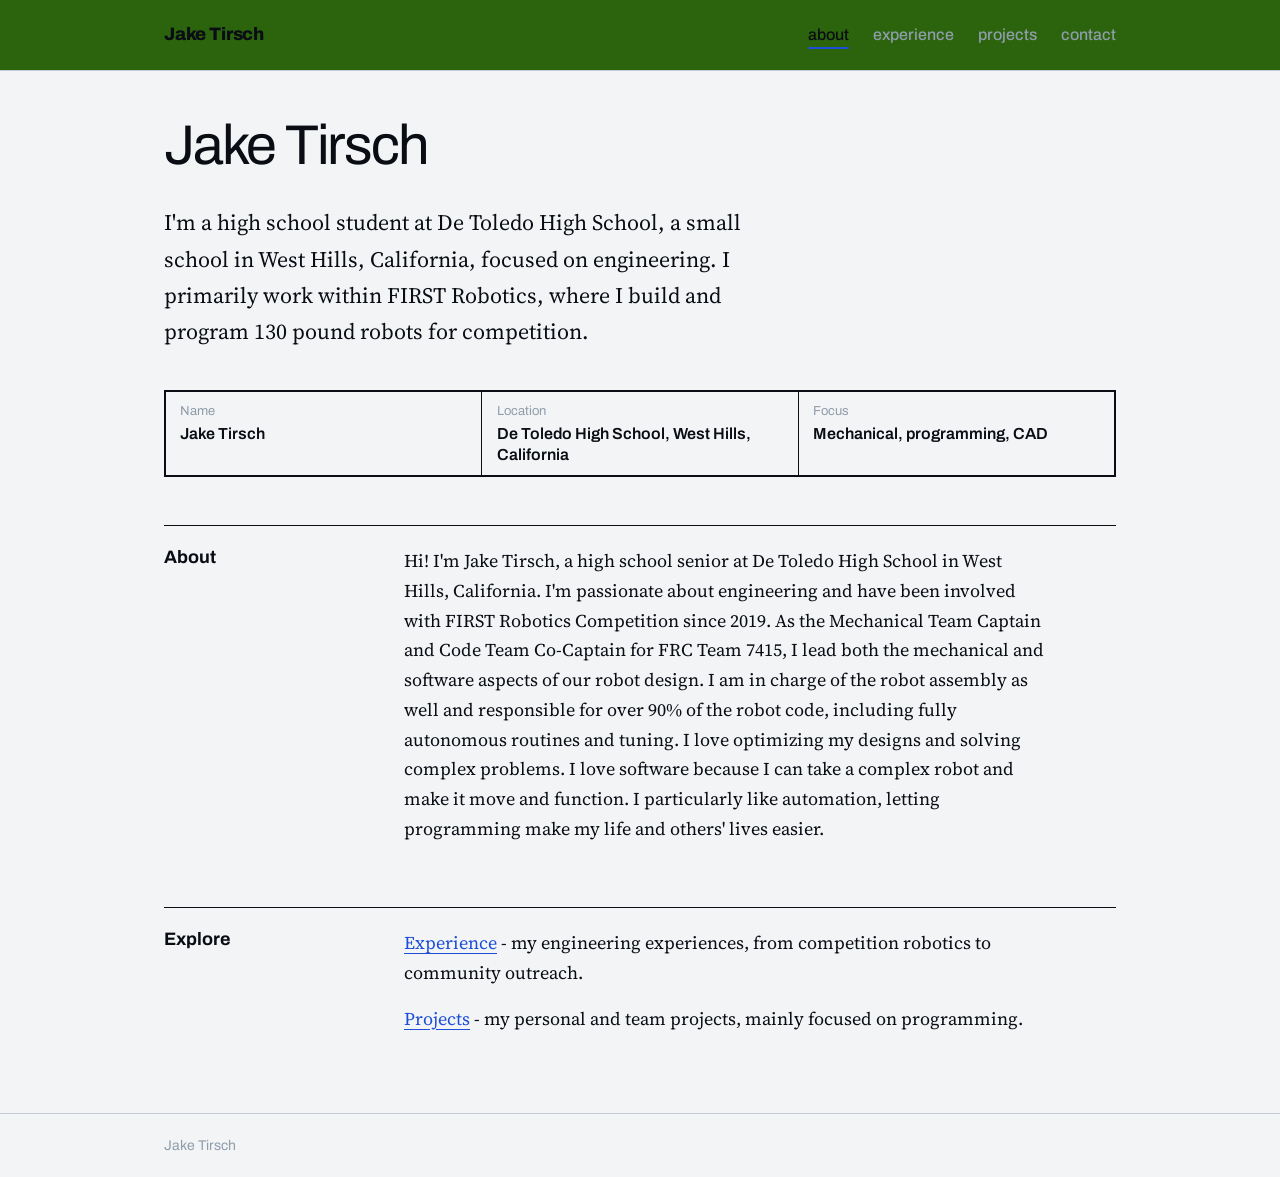
<file: index.html>
<!DOCTYPE html>
<html lang="en">
<head>
  <meta charset="UTF-8">
  <meta name="viewport" content="width=device-width, initial-scale=1.0">
  <title>Jake Tirsch | Robotics, Mechanical Design &amp; Programming</title>
  <meta name="description" content="Jake Tirsch is Mechanical Team Captain and Code Team Co-Captain of FRC Team 7415. Robot design, programming, and CAD.">
  <meta name="theme-color" content="#1D4ED8">
  <link rel="preconnect" href="https://fonts.googleapis.com">
  <link rel="preconnect" href="https://fonts.gstatic.com" crossorigin>
  <link href="https://fonts.googleapis.com/css2?family=Archivo:wght@500;700;800&family=Source+Serif+4:ital,wght@0,400;0,600;1,400&display=swap" rel="stylesheet">
  <link rel="stylesheet" href="style.css">
</head>
<body>
  <header class="site-header">
    <div class="wrap">
      <a class="brand" href="index.html">Jake Tirsch</a>
      <nav class="site-nav" aria-label="Main">
        <ul>
          <li><a href="index.html" aria-current="page">about</a></li>
          <li><a href="experience.html">experience</a></li>
          <li><a href="projects.html">projects</a></li>
          <li><a href="contact.html">contact</a></li>
        </ul>
      </nav>
    </div>
  </header>

  <main>
    <div class="wrap">
      <div class="measure">
        <h1 class="hero-name">Jake Tirsch</h1>
      </div>

      <p class="intro">I'm a high school student at De Toledo High School, a small school in West Hills, California, focused on engineering. I primarily work within FIRST Robotics, where I build and program 130 pound robots for competition.</p>

      <dl class="titleblock">
        <div><dt>Name</dt><dd>Jake Tirsch</dd></div>
        <div><dt>Location</dt><dd>De Toledo High School, West Hills, California</dd></div>
        <div><dt>Focus</dt><dd>Mechanical, programming, CAD</dd></div>
      </dl>

      <section class="row" aria-labelledby="about-h">
        <h2 id="about-h">About</h2>
        <div class="row-body">
          <p>Hi! I'm Jake Tirsch, a high school senior at De Toledo High School in West Hills, California. I'm passionate about engineering and have been involved with FIRST Robotics Competition since 2019. As the Mechanical Team Captain and Code Team Co-Captain for FRC Team 7415, I lead both the mechanical and software aspects of our robot design. I am in charge of the robot assembly as well and responsible for over 90% of the robot code, including fully autonomous routines and tuning. I love optimizing my designs and solving complex problems. I love software because I can take a complex robot and make it move and function. I particularly like automation, letting programming make my life and others' lives easier.</p>
        </div>
      </section>

      <section class="row" aria-labelledby="explore-h">
        <h2 id="explore-h">Explore</h2>
        <div class="row-body">
          <p><a href="experience.html">Experience</a> - my engineering experiences, from competition robotics to community outreach.</p>
          <p><a href="projects.html">Projects</a> - my personal and team projects, mainly focused on programming.</p>
        </div>
      </section>
    </div>
  </main>

  <footer class="site-footer">
    <div class="wrap">Jake Tirsch</div>
  </footer>
</body>
</html>
</file>
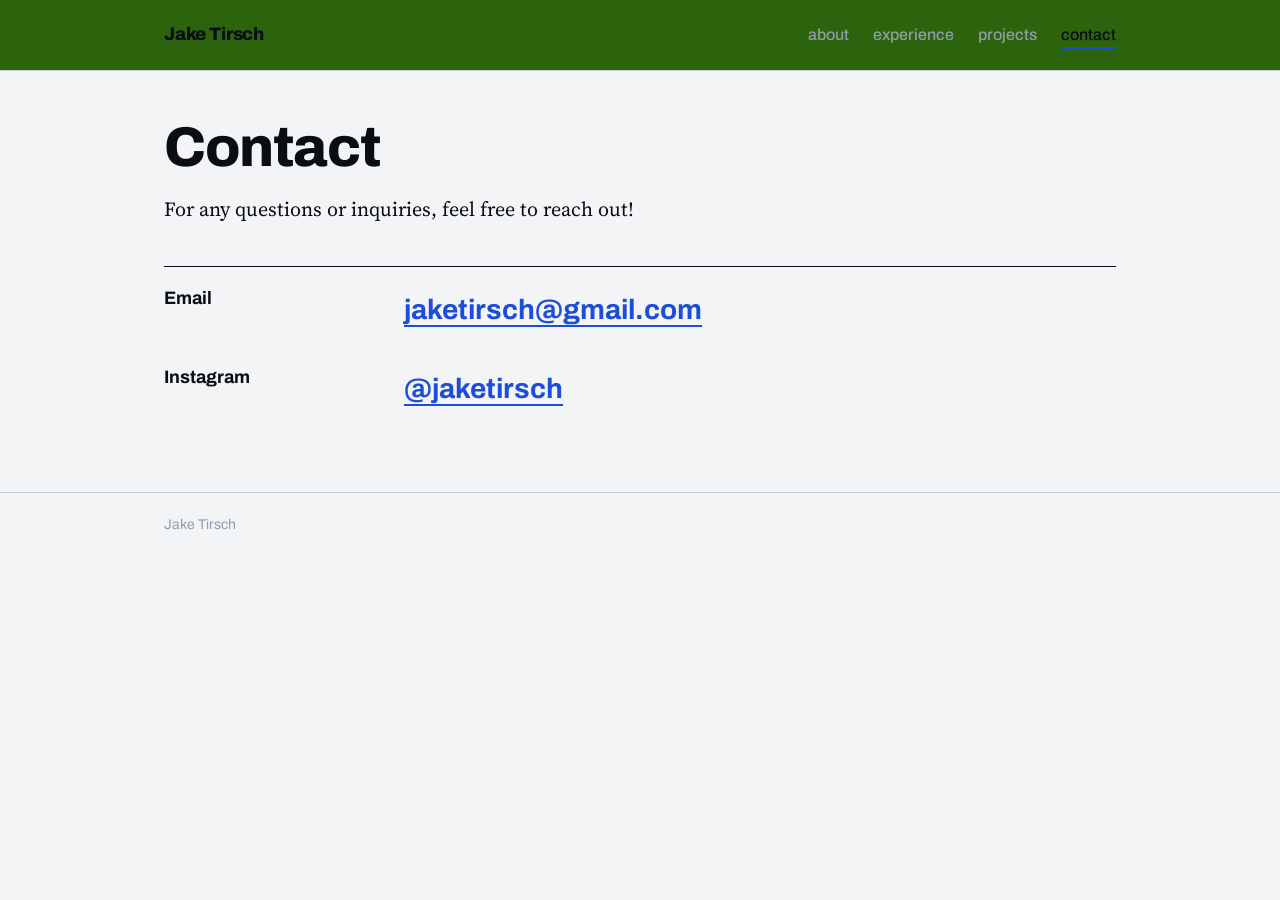
<file: contact.html>
<!DOCTYPE html>
<html lang="en">
<head>
  <meta charset="UTF-8">
  <meta name="viewport" content="width=device-width, initial-scale=1.0">
  <title>Contact | Jake Tirsch</title>
  <meta name="description" content="Contact Jake Tirsch about FRC Team 7415, mentoring, or robotics projects.">
  <meta name="theme-color" content="#1D4ED8">
  <link rel="preconnect" href="https://fonts.googleapis.com">
  <link rel="preconnect" href="https://fonts.gstatic.com" crossorigin>
  <link href="https://fonts.googleapis.com/css2?family=Archivo:wght@500;700;800&family=Source+Serif+4:ital,wght@0,400;0,600;1,400&display=swap" rel="stylesheet">
  <link rel="stylesheet" href="style.css">
</head>
<body>
  <header class="site-header">
    <div class="wrap">
      <a class="brand" href="index.html">Jake Tirsch</a>
      <nav class="site-nav" aria-label="Main">
        <ul>
          <li><a href="index.html">about</a></li>
          <li><a href="experience.html">experience</a></li>
          <li><a href="projects.html">projects</a></li>
          <li><a href="contact.html" aria-current="page">contact</a></li>
        </ul>
      </nav>
    </div>
  </header>

  <main>
    <div class="wrap">
      <div class="page-head">
        <h1 class="page-title">Contact</h1>
        <p class="lede">For any questions or inquiries, feel free to reach out!</p>
      </div>

      <section class="row" aria-labelledby="email-h">
        <h2 id="email-h">Email</h2>
        <div class="row-body">
          <p><a class="email" href="mailto:jaketirsch@gmail.com">jaketirsch@gmail.com
          </a></p>
        </div>
        <h2 id="instagram-h">Instagram</h2>
        <div class="row-body">
          <p><a class="email" href="https://www.instagram.com/jaketirsch" target="_blank" rel="noopener noreferrer">@jaketirsch</a></p>
        </div>
      </section>
      
    </div>
  </main>

  <footer class="site-footer">
    <div class="wrap">Jake Tirsch</div>
  </footer>
</body>
</html>
</file>
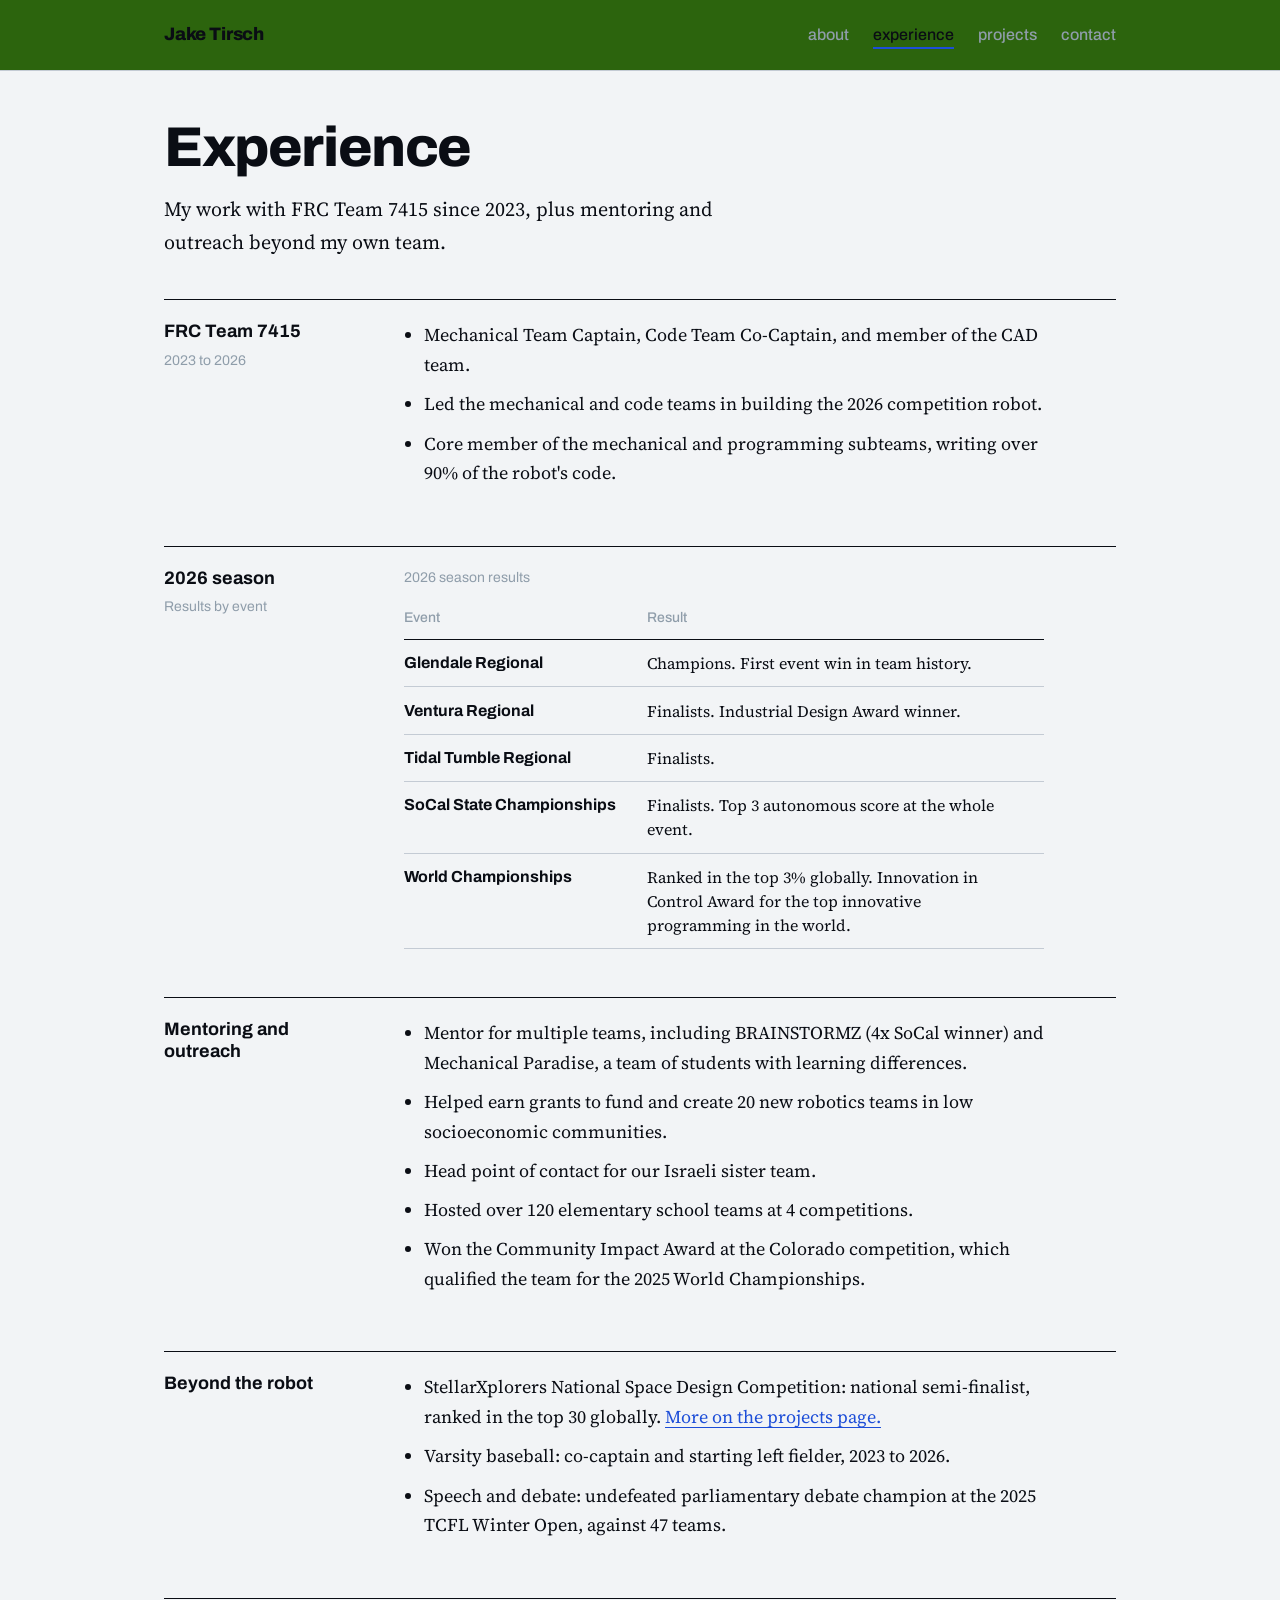
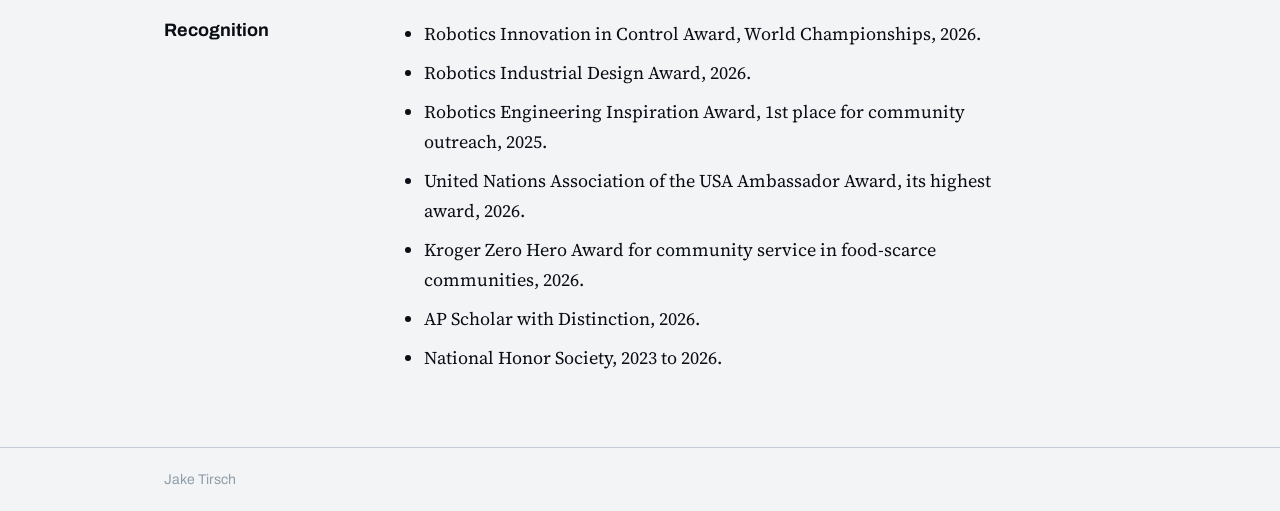
<file: experience.html>
<!DOCTYPE html>
<html lang="en">
<head>
  <meta charset="UTF-8">
  <meta name="viewport" content="width=device-width, initial-scale=1.0">
  <title>Experience | Jake Tirsch</title>
  <meta name="description" content="Robotics experience of Jake Tirsch: FRC Team 7415 leadership, 2026 season results, mentoring, and outreach.">
  <meta name="theme-color" content="#1D4ED8">
  <link rel="preconnect" href="https://fonts.googleapis.com">
  <link rel="preconnect" href="https://fonts.gstatic.com" crossorigin>
  <link href="https://fonts.googleapis.com/css2?family=Archivo:wght@500;700;800&family=Source+Serif+4:ital,wght@0,400;0,600;1,400&display=swap" rel="stylesheet">
  <link rel="stylesheet" href="style.css">
</head>
<body>
  <header class="site-header">
    <div class="wrap">
      <a class="brand" href="index.html">Jake Tirsch</a>
      <nav class="site-nav" aria-label="Main">
        <ul>
          <li><a href="index.html">about</a></li>
          <li><a href="experience.html" aria-current="page">experience</a></li>
          <li><a href="projects.html">projects</a></li>
          <li><a href="contact.html">contact</a></li>
        </ul>
      </nav>
    </div>
  </header>

  <main>
    <div class="wrap">
      <div class="page-head">
        <h1 class="page-title">Experience</h1>
        <p class="lede">My work with FRC Team 7415 since 2023, plus mentoring and outreach beyond my own team.</p>
      </div>

      <section class="row" aria-labelledby="frc-h">
        <div>
          <h2 id="frc-h">FRC Team 7415</h2>
          <p class="meta">2023 to 2026</p>
        </div>
        <div class="row-body">
          <ul>
            <li>Mechanical Team Captain, Code Team Co-Captain, and member of the CAD team.</li>
            <li>Led the mechanical and code teams in building the 2026 competition robot.</li>
            <li>Core member of the mechanical and programming subteams, writing over 90% of the robot's code.</li>
          </ul>
        </div>
      </section>

      <section class="row" aria-labelledby="season-h">
        <div>
          <h2 id="season-h">2026 season</h2>
          <p class="meta">Results by event</p>
        </div>
        <div class="row-body">
          <table>
            <caption>2026 season results</caption>
            <thead>
              <tr><th scope="col">Event</th><th scope="col">Result</th></tr>
            </thead>
            <tbody>
              <tr><th scope="row">Glendale Regional</th><td>Champions. First event win in team history.</td></tr>
              <tr><th scope="row">Ventura Regional</th><td>Finalists. Industrial Design Award winner.</td></tr>
              <tr><th scope="row">Tidal Tumble Regional</th><td>Finalists.</td></tr>
              <tr><th scope="row">SoCal State Championships</th><td>Finalists. Top 3 autonomous score at the whole event.</td></tr>
              <tr><th scope="row">World Championships</th><td>Ranked in the top 3% globally. Innovation in Control Award for the top innovative programming in the world.</td></tr>
            </tbody>
          </table>
        </div>
      </section>

      <section class="row" aria-labelledby="mentor-h">
        <div>
          <h2 id="mentor-h">Mentoring and outreach</h2>
        </div>
        <div class="row-body">
          <ul>
            <li>Mentor for multiple teams, including BRAINSTORMZ (4x SoCal winner) and Mechanical Paradise, a team of students with learning differences.</li>
            <li>Helped earn grants to fund and create 20 new robotics teams in low socioeconomic communities.</li>
            <li>Head point of contact for our Israeli sister team.</li>
            <li>Hosted over 120 elementary school teams at 4 competitions.</li>
            <li>Won the Community Impact Award at the Colorado competition, which qualified the team for the 2025 World Championships.</li>
          </ul>
        </div>
      </section>

      <section class="row" aria-labelledby="beyond-h">
        <div>
          <h2 id="beyond-h">Beyond the robot</h2>
        </div>
        <div class="row-body">
          <ul>
            <li>StellarXplorers National Space Design Competition: national semi-finalist, ranked in the top 30 globally. <a href="projects.html">More on the projects page.</a></li>
            <li>Varsity baseball: co-captain and starting left fielder, 2023 to 2026.</li>
            <li>Speech and debate: undefeated parliamentary debate champion at the 2025 TCFL Winter Open, against 47 teams.</li>
          </ul>
        </div>
      </section>

      <section class="row" aria-labelledby="awards-h">
        <div>
          <h2 id="awards-h">Recognition</h2>
        </div>
        <div class="row-body">
          <ul>
            <li>Robotics Innovation in Control Award, World Championships, 2026.</li>
            <li>Robotics Industrial Design Award, 2026.</li>
            <li>Robotics Engineering Inspiration Award, 1st place for community outreach, 2025.</li>
            <li>United Nations Association of the USA Ambassador Award, its highest award, 2026.</li>
            <li>Kroger Zero Hero Award for community service in food-scarce communities, 2026.</li>
            <li>AP Scholar with Distinction, 2026.</li>
            <li>National Honor Society, 2023 to 2026.</li>
          </ul>
        </div>
      </section>
    </div>
  </main>

  <footer class="site-footer">
    <div class="wrap">Jake Tirsch</div>
  </footer>
</body>
</html>
</file>
<file: style.css>
:root {
  --paper: #F2F4F6;
  --ink: #0a0d14;
  --steel: #8f9daa;
  --rule: #C4CBD4;
  --blue: #1D4ED8;
  --darkgreen: #2c640d;
  --sans: "Archivo", "Helvetica Neue", Arial, sans-serif;
  --serif: "Source Serif 4", Georgia, "Times New Roman", serif;
}

*, *::before, *::after { box-sizing: border-box; }

html { -webkit-text-size-adjust: 100%; }

body {
  margin: 0;
  background: var(--paper);
  color: var(--ink);
  font-family: var(--serif);
  font-size: 1.125rem;
  line-height: 1.65;
}

.wrap {
  max-width: 62rem;
  margin: 0 auto;
  padding: 0 1.25rem;
}

a { color: var(--blue); text-underline-offset: 0.2em; }
a:focus-visible {
  outline: 3px solid var(--blue);
  outline-offset: 3px;
  border-radius: 2px;
}

/* Header and navigation */
.site-header { border-bottom: 1px solid var(--rule); }
.site-header .wrap {
  display: flex;
  flex-wrap: wrap;
  align-items: baseline;
  justify-content: space-between;
  gap: 0.5rem 2rem;
  padding-top: 1.25rem;
  padding-bottom: 1.25rem;
}
.site-header {
  background: var(--darkgreen);
  border-bottom: 1px solid var(--rule);
}
.brand {
  font-family: var(--sans);
  font-weight: 800;
  font-size: 1.125rem;
  letter-spacing: -0.01em;
  color: var(--ink);
  text-decoration: none;
}
.site-nav ul {
  display: flex;
  flex-wrap: wrap;
  gap: 0.25rem 1.5rem;
  list-style: none;
  margin: 0;
  padding: 0;
  font-family: var(--sans);
  font-weight: 500;
  font-size: 1rem;
}
.site-nav a {
  color: var(--steel);
  text-decoration: none;
  padding: 0.25rem 0;
  border-bottom: 2px solid transparent;
}
.site-nav a:hover { color: var(--ink); }
.site-nav a[aria-current="page"] {
  color: var(--ink);
  border-bottom-color: var(--blue);
}

main { padding: 3rem 0 4rem; }

/* Headings */
h1, h2, h3 { font-family: var(--sans); margin: 0; }

.page-title {
  font-weight: 800;
  font-size: clamp(2.25rem, 6vw, 3.5rem);
  line-height: 1.05;
  letter-spacing: -0.025em;
}
.lede {
  font-size: 1.25rem;
  max-width: 36rem;
  margin: 1rem 0 0;
}

/* Home hero: a dimensioned name and a drawing-style title block */
.measure { display: inline-block; max-width: 100%; }

.dim {
  display: flex;
  align-items: center;
  gap: 0.75rem;
  color: var(--blue);
  font-family: var(--sans);
  font-weight: 500;
  font-size: 0.875rem;
  border-left: 1px solid currentColor;
  border-right: 1px solid currentColor;
  padding: 0.35rem 0;
  margin-bottom: 0.25rem;
}
.dim i {
  display: block;
  flex: 1;
  height: 1px;
  background: currentColor;
  position: relative;
}
.dim i:first-child::before,
.dim i:last-child::after {
  content: "";
  position: absolute;
  top: -4px;
  width: 9px;
  height: 9px;
  background: currentColor;
}
.dim i:first-child::before {
  left: 0;
  clip-path: polygon(0 50%, 100% 0, 100% 100%);
}
.dim i:last-child::after {
  right: 0;
  clip-path: polygon(100% 50%, 0 0, 0 100%);
}

.hero-name {
  font-weight: 400;
  font-size: 	clamp(2rem, 6vw, 3.5rem);
  line-height: 0.95;
  letter-spacing: -0.04em;
}
.intro {
  font-size: 1.375rem;
  max-width: 38rem;
  margin: 2rem 0 0;
}

.titleblock {
  display: grid;
  grid-template-columns: repeat(auto-fit, minmax(11rem, 1fr));
  gap: 1px;
  background: var(--ink);
  border: 2px solid var(--ink);
  margin: 2.5rem 0 0;
  font-family: var(--sans);
}
.titleblock > div {
  background: var(--paper);
  padding: 0.6rem 0.9rem;
}
.titleblock dt {
  font-size: 0.8125rem;
  color: var(--steel);
}
.titleblock dd {
  margin: 0;
  font-weight: 600;
  font-size: 1rem;
  line-height: 1.35;
}

/* Content rows: heading in the left column, content on the right */
.row {
  display: grid;
  grid-template-columns: 12rem 1fr;
  gap: 1rem 3rem;
  border-top: 1px solid var(--ink);
  padding-top: 1.25rem;
  margin-top: 3rem;
}
.row h2 {
  font-size: 1.125rem;
  font-weight: 700;
  line-height: 1.25;
}
.row .meta {
  margin: 0.35rem 0 0;
  font-family: var(--sans);
  font-size: 0.875rem;
  color: var(--steel);
}
.row-body { max-width: 40rem; }
.row-body > :first-child { margin-top: 0; }
.row-body p { margin: 0 0 1rem; }
.row-body ul { margin: 0; padding-left: 1.25rem; }
.row-body li { margin-bottom: 0.6rem; }

.page-head + .row { margin-top: 2.5rem; }

/* Results table */
table {
  width: 100%;
  border-collapse: collapse;
  font-size: 1rem;
  line-height: 1.5;
}
caption {
  text-align: left;
  font-family: var(--sans);
  font-size: 0.875rem;
  color: var(--steel);
  padding-bottom: 0.5rem;
}
th, td {
  text-align: left;
  vertical-align: top;
  padding: 0.7rem 1rem 0.7rem 0;
  border-bottom: 1px solid var(--rule);
}
thead th {
  font-family: var(--sans);
  font-weight: 500;
  font-size: 0.875rem;
  color: var(--steel);
  border-bottom: 1px solid var(--ink);
}
tbody th {
  font-family: var(--sans);
  font-weight: 700;
  width: 38%;
}

/* Contact */
.email {
  font-family: var(--sans);
  font-weight: 700;
  font-size: clamp(1.25rem, 4vw, 1.75rem);
  overflow-wrap: anywhere;
}

/* Footer */
.site-footer {
  border-top: 1px solid var(--rule);
  font-family: var(--sans);
  font-size: 0.875rem;
  color: var(--steel);
}
.site-footer .wrap { padding-top: 1.25rem; padding-bottom: 1.25rem; }

@media (max-width: 48rem) {
  .row { grid-template-columns: 1fr; gap: 0.5rem; }
  main { padding-top: 2rem; }
  tbody th { width: 42%; }
}
</file>
